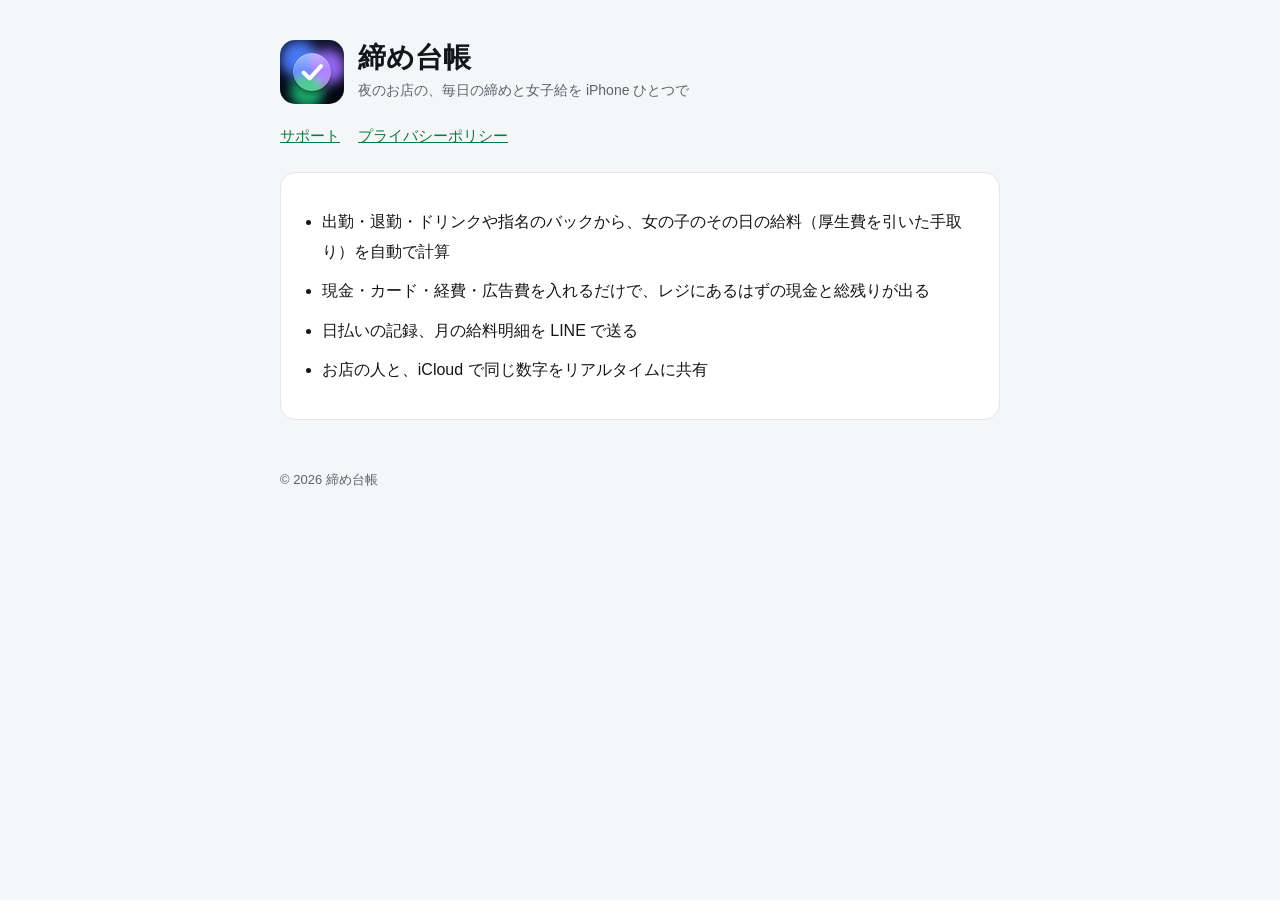
<file: index.html>
<!doctype html>
<html lang="ja">
<head>
<meta charset="utf-8">
<meta name="viewport" content="width=device-width,initial-scale=1">
<title>締め台帳</title>
<link rel="stylesheet" href="style.css">
</head>
<body>
<main>
<header>
  <img src="icon.png" alt="">
  <div><h1>締め台帳</h1><p class="sub">夜のお店の、毎日の締めと女子給を iPhone ひとつで</p></div>
</header>
<nav><a href="support.html">サポート</a><a href="privacy.html">プライバシーポリシー</a></nav>
<div class="card">
  <ul>
    <li>出勤・退勤・ドリンクや指名のバックから、女の子のその日の給料（厚生費を引いた手取り）を自動で計算</li>
    <li>現金・カード・経費・広告費を入れるだけで、レジにあるはずの現金と総残りが出る</li>
    <li>日払いの記録、月の給料明細を LINE で送る</li>
    <li>お店の人と、iCloud で同じ数字をリアルタイムに共有</li>
  </ul>
</div>
<footer>© 2026 締め台帳</footer>
</main>
</body>
</html>
</file>
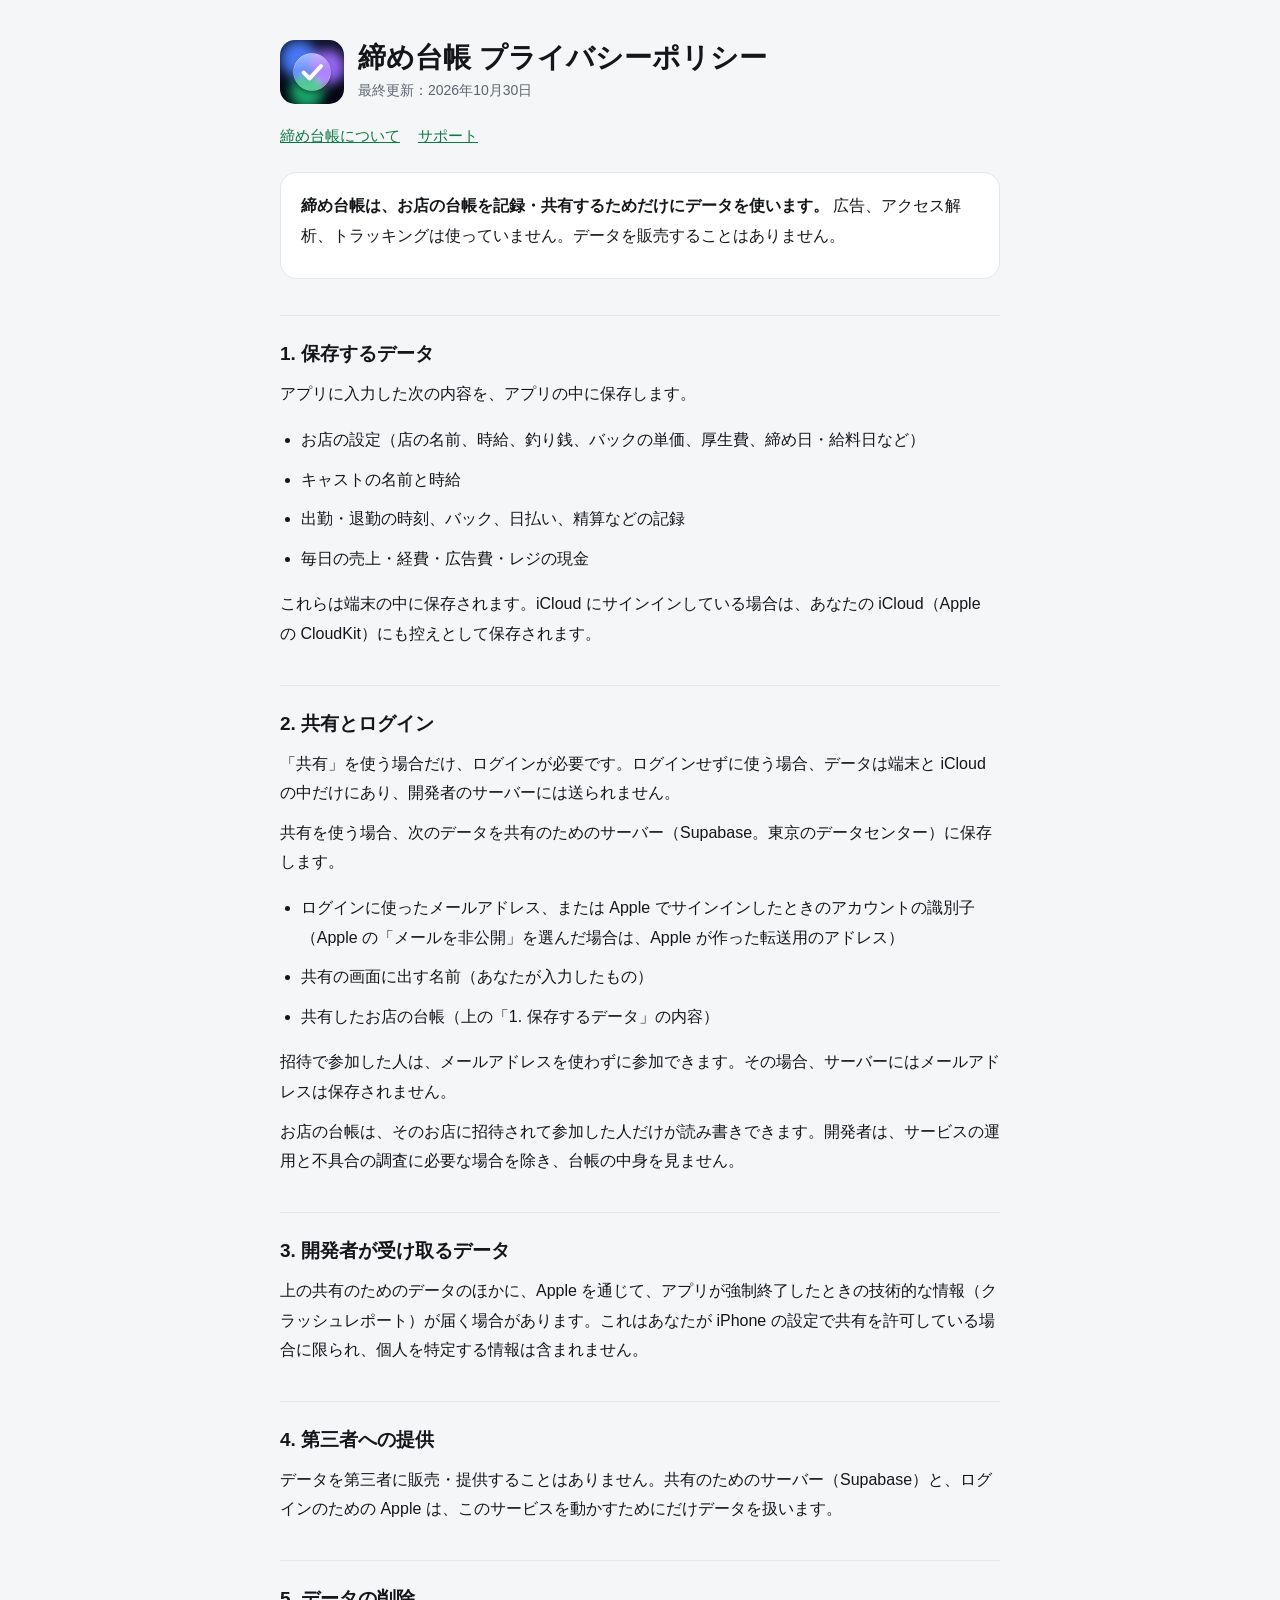
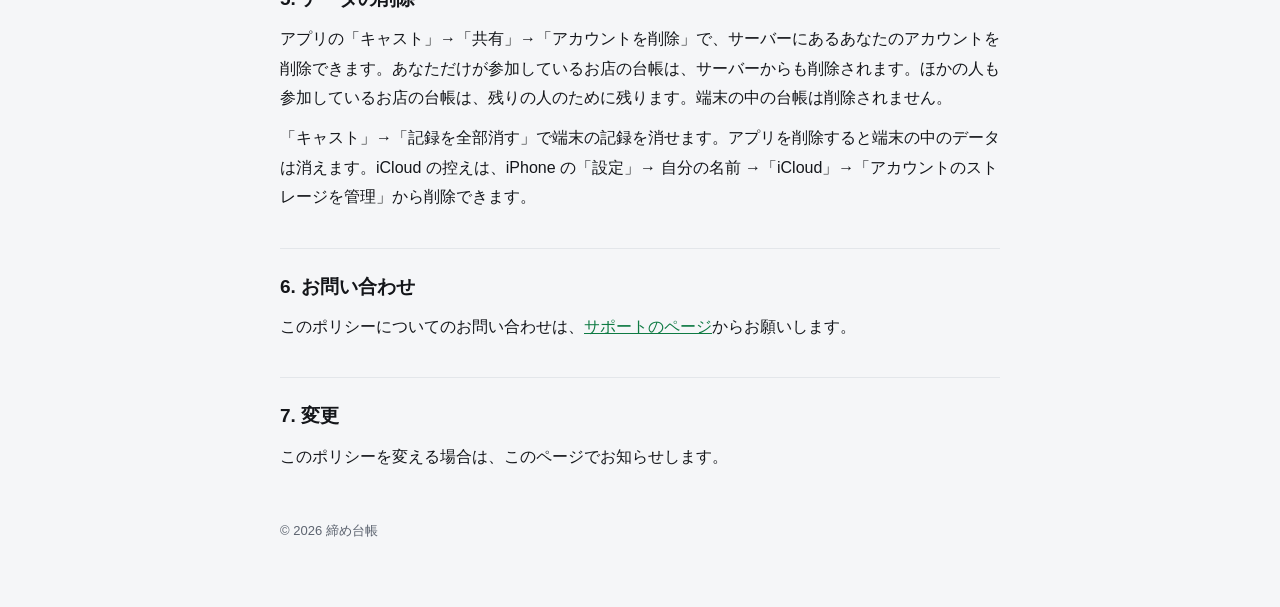
<file: privacy.html>
<!doctype html>
<html lang="ja">
<head>
<meta charset="utf-8">
<meta name="viewport" content="width=device-width,initial-scale=1">
<title>締め台帳 プライバシーポリシー</title>
<link rel="stylesheet" href="style.css">
</head>
<body>
<main>
<header>
  <img src="icon.png" alt="">
  <div><h1>締め台帳 プライバシーポリシー</h1><p class="sub">最終更新：2026年10月30日</p></div>
</header>
<nav><a href="./">締め台帳について</a><a href="support.html">サポート</a></nav>

<div class="card">
  <p><b>締め台帳は、お店の台帳を記録・共有するためだけにデータを使います。</b>
  広告、アクセス解析、トラッキングは使っていません。データを販売することはありません。</p>
</div>

<h2>1. 保存するデータ</h2>
<p>アプリに入力した次の内容を、アプリの中に保存します。</p>
<ul>
  <li>お店の設定（店の名前、時給、釣り銭、バックの単価、厚生費、締め日・給料日など）</li>
  <li>キャストの名前と時給</li>
  <li>出勤・退勤の時刻、バック、日払い、精算などの記録</li>
  <li>毎日の売上・経費・広告費・レジの現金</li>
</ul>
<p>これらは端末の中に保存されます。iCloud にサインインしている場合は、あなたの iCloud（Apple の CloudKit）にも控えとして保存されます。</p>

<h2>2. 共有とログイン</h2>
<p>「共有」を使う場合だけ、ログインが必要です。ログインせずに使う場合、データは端末と iCloud の中だけにあり、開発者のサーバーには送られません。</p>
<p>共有を使う場合、次のデータを共有のためのサーバー（Supabase。東京のデータセンター）に保存します。</p>
<ul>
  <li>ログインに使ったメールアドレス、または Apple でサインインしたときのアカウントの識別子（Apple の「メールを非公開」を選んだ場合は、Apple が作った転送用のアドレス）</li>
  <li>共有の画面に出す名前（あなたが入力したもの）</li>
  <li>共有したお店の台帳（上の「1. 保存するデータ」の内容）</li>
</ul>
<p>招待で参加した人は、メールアドレスを使わずに参加できます。その場合、サーバーにはメールアドレスは保存されません。</p>
<p>お店の台帳は、そのお店に招待されて参加した人だけが読み書きできます。開発者は、サービスの運用と不具合の調査に必要な場合を除き、台帳の中身を見ません。</p>

<h2>3. 開発者が受け取るデータ</h2>
<p>上の共有のためのデータのほかに、Apple を通じて、アプリが強制終了したときの技術的な情報（クラッシュレポート）が届く場合があります。これはあなたが iPhone の設定で共有を許可している場合に限られ、個人を特定する情報は含まれません。</p>

<h2>4. 第三者への提供</h2>
<p>データを第三者に販売・提供することはありません。共有のためのサーバー（Supabase）と、ログインのための Apple は、このサービスを動かすためにだけデータを扱います。</p>

<h2>5. データの削除</h2>
<p>アプリの「キャスト」→「共有」→「アカウントを削除」で、サーバーにあるあなたのアカウントを削除できます。あなただけが参加しているお店の台帳は、サーバーからも削除されます。ほかの人も参加しているお店の台帳は、残りの人のために残ります。端末の中の台帳は削除されません。</p>
<p>「キャスト」→「記録を全部消す」で端末の記録を消せます。アプリを削除すると端末の中のデータは消えます。iCloud の控えは、iPhone の「設定」→ 自分の名前 →「iCloud」→「アカウントのストレージを管理」から削除できます。</p>

<h2>6. お問い合わせ</h2>
<p>このポリシーについてのお問い合わせは、<a href="support.html">サポートのページ</a>からお願いします。</p>

<h2>7. 変更</h2>
<p>このポリシーを変える場合は、このページでお知らせします。</p>

<footer>© 2026 締め台帳</footer>
</main>
</body>
</html>
</file>
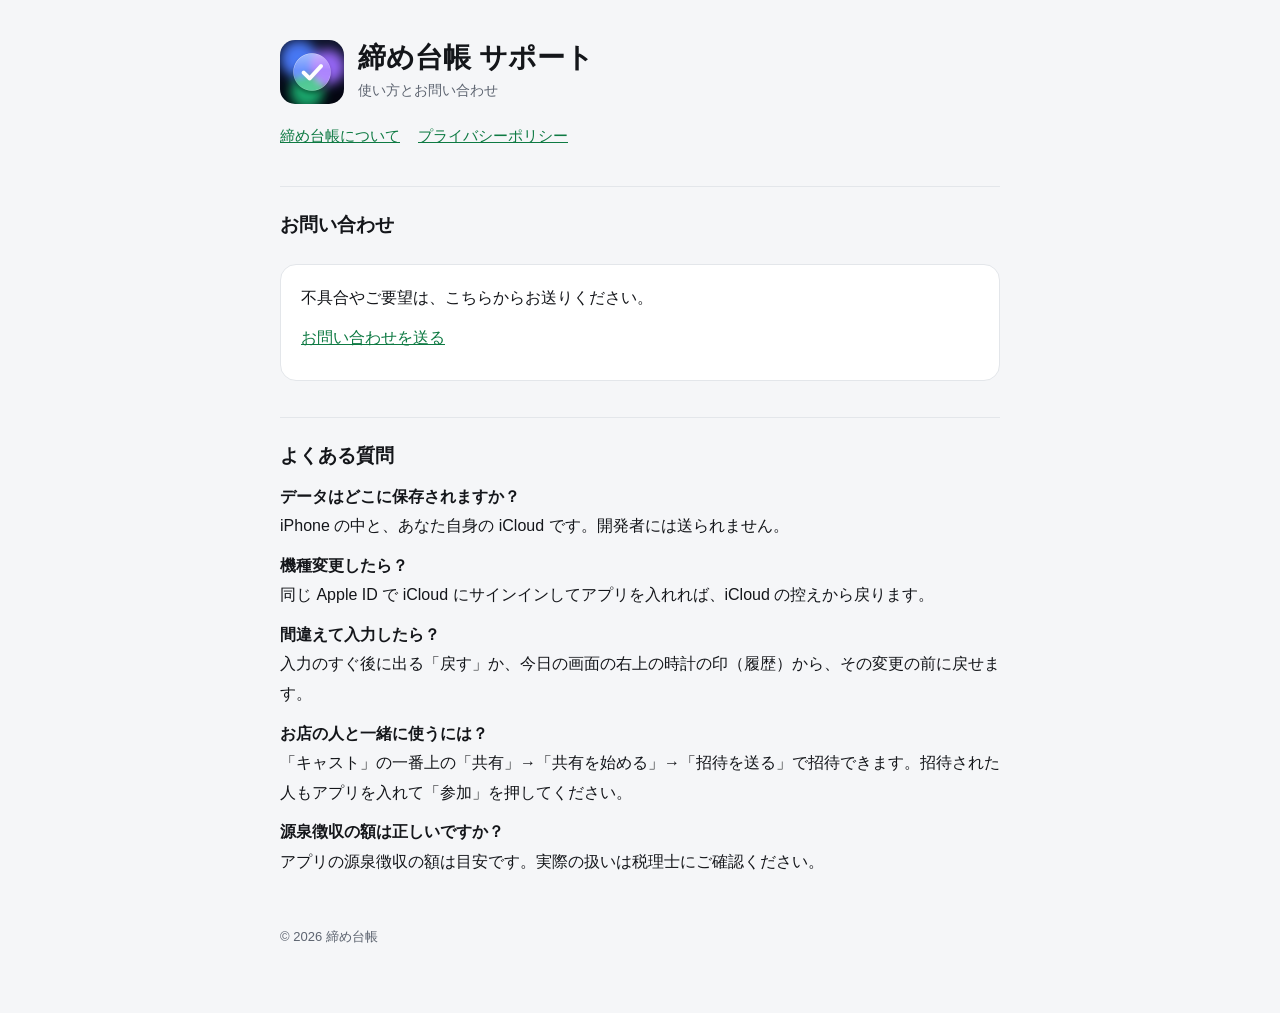
<file: support.html>
<!doctype html>
<html lang="ja">
<head>
<meta charset="utf-8">
<meta name="viewport" content="width=device-width,initial-scale=1">
<title>締め台帳 サポート</title>
<link rel="stylesheet" href="style.css">
</head>
<body>
<main>
<header>
  <img src="icon.png" alt="">
  <div><h1>締め台帳 サポート</h1><p class="sub">使い方とお問い合わせ</p></div>
</header>
<nav><a href="./">締め台帳について</a><a href="privacy.html">プライバシーポリシー</a></nav>

<h2>お問い合わせ</h2>
<div class="card">
  <p>不具合やご要望は、こちらからお送りください。</p>
  <p><a href="https://github.com/shuuuu333/shime-app/issues/new">お問い合わせを送る</a></p>
</div>

<h2>よくある質問</h2>
<p><b>データはどこに保存されますか？</b><br>iPhone の中と、あなた自身の iCloud です。開発者には送られません。</p>
<p><b>機種変更したら？</b><br>同じ Apple ID で iCloud にサインインしてアプリを入れれば、iCloud の控えから戻ります。</p>
<p><b>間違えて入力したら？</b><br>入力のすぐ後に出る「戻す」か、今日の画面の右上の時計の印（履歴）から、その変更の前に戻せます。</p>
<p><b>お店の人と一緒に使うには？</b><br>「キャスト」の一番上の「共有」→「共有を始める」→「招待を送る」で招待できます。招待された人もアプリを入れて「参加」を押してください。</p>
<p><b>源泉徴収の額は正しいですか？</b><br>アプリの源泉徴収の額は目安です。実際の扱いは税理士にご確認ください。</p>

<footer>© 2026 締め台帳</footer>
</main>
</body>
</html>
</file>
<file: style.css>
:root{--bg:#f5f6f8;--fg:#14161a;--sub:#5d6470;--card:#fff;--line:#e3e6ea;--accent:#0e7a43}
@media (prefers-color-scheme:dark){:root{--bg:#0f1115;--fg:#eceef2;--sub:#a3aab6;--card:#181b21;--line:#2a2e36;--accent:#4cd787}}
*{box-sizing:border-box}
body{margin:0;background:var(--bg);color:var(--fg);font:16px/1.85 -apple-system,BlinkMacSystemFont,"Hiragino Sans","Hiragino Kaku Gothic ProN","Noto Sans JP",sans-serif;padding:0 16px 64px}
main{max-width:720px;margin:0 auto}
header{display:flex;align-items:center;gap:14px;padding:40px 0 8px}
header img{width:64px;height:64px;border-radius:15px}
h1{font-size:28px;margin:0;line-height:1.3}
.sub{color:var(--sub);font-size:14px;margin:2px 0 0}
h2{font-size:19px;margin:36px 0 8px;padding-top:20px;border-top:1px solid var(--line)}
p,li{margin:0 0 10px}
ul{padding-left:1.3em}
.card{background:var(--card);border:1px solid var(--line);border-radius:16px;padding:18px 20px;margin:22px 0}
a{color:var(--accent)}
nav{display:flex;gap:18px;font-size:15px;margin-top:10px}
footer{color:var(--sub);font-size:13px;margin-top:48px}
</file>
